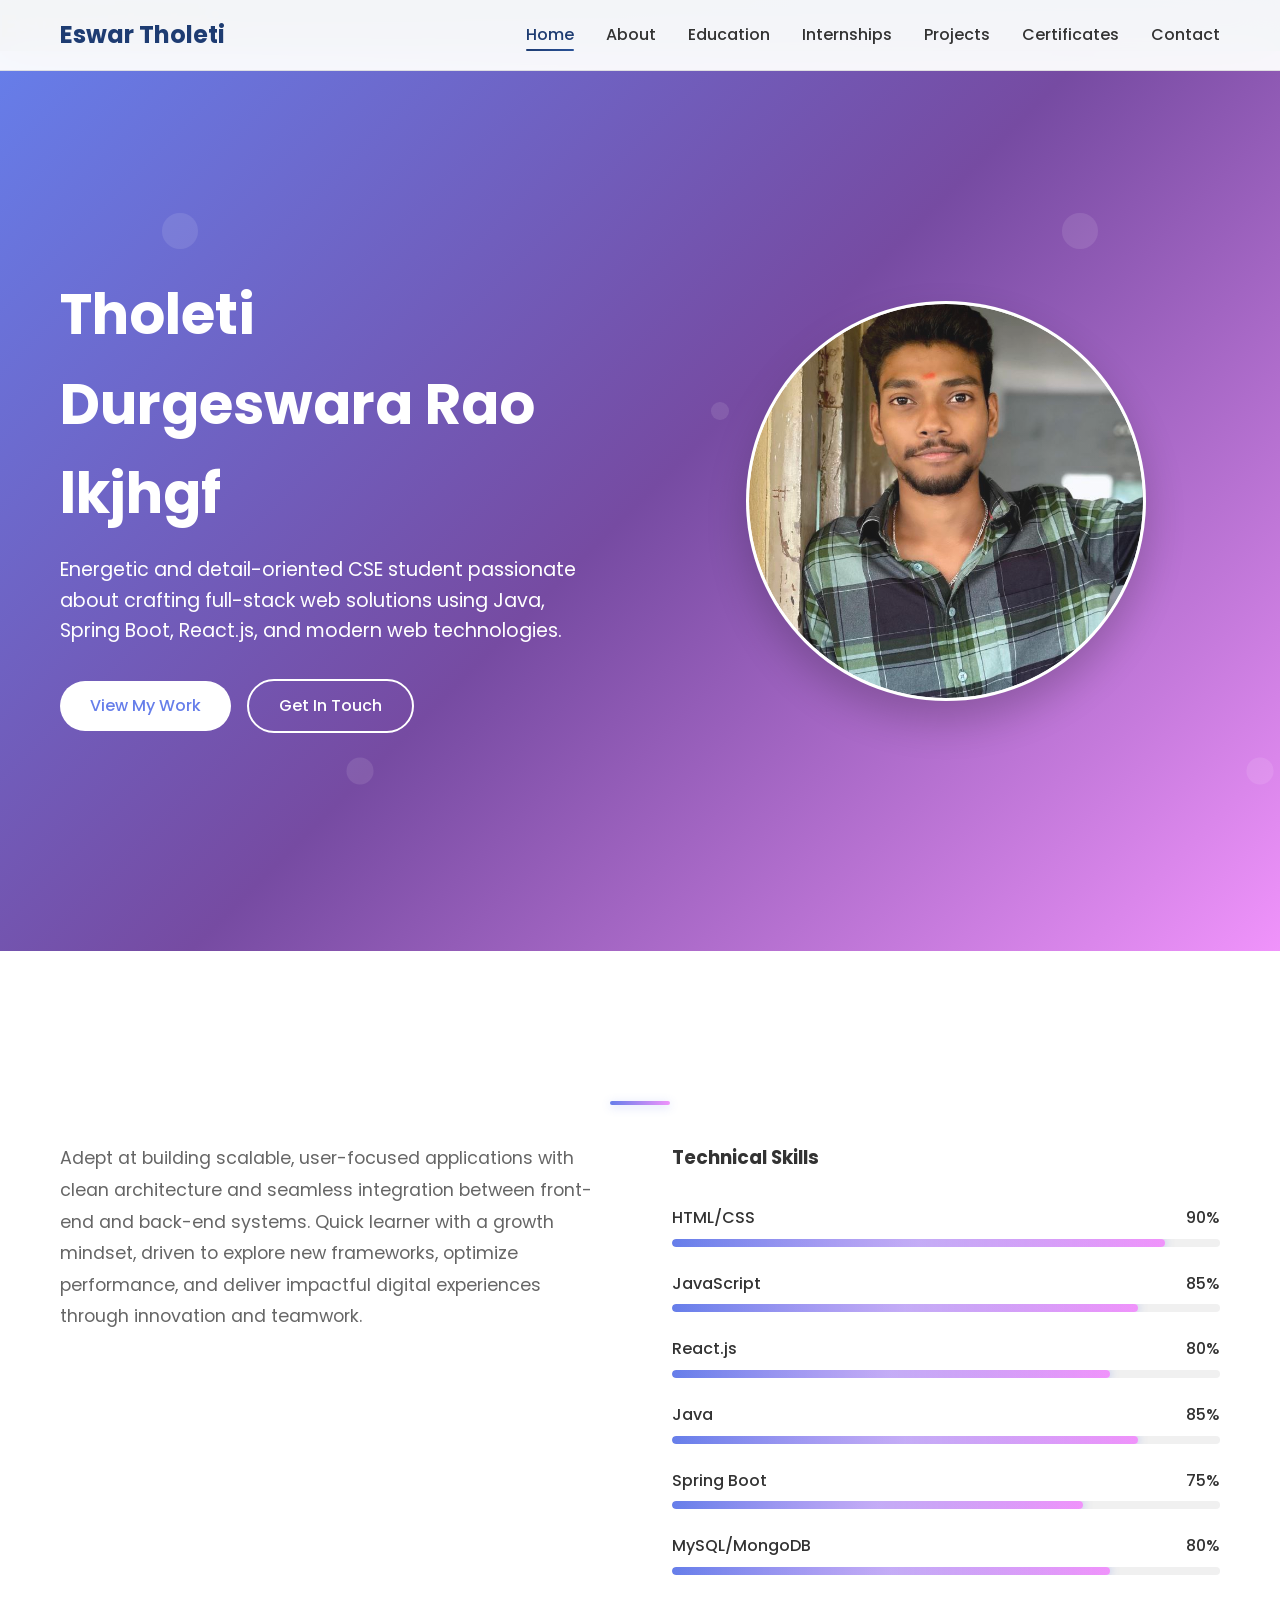
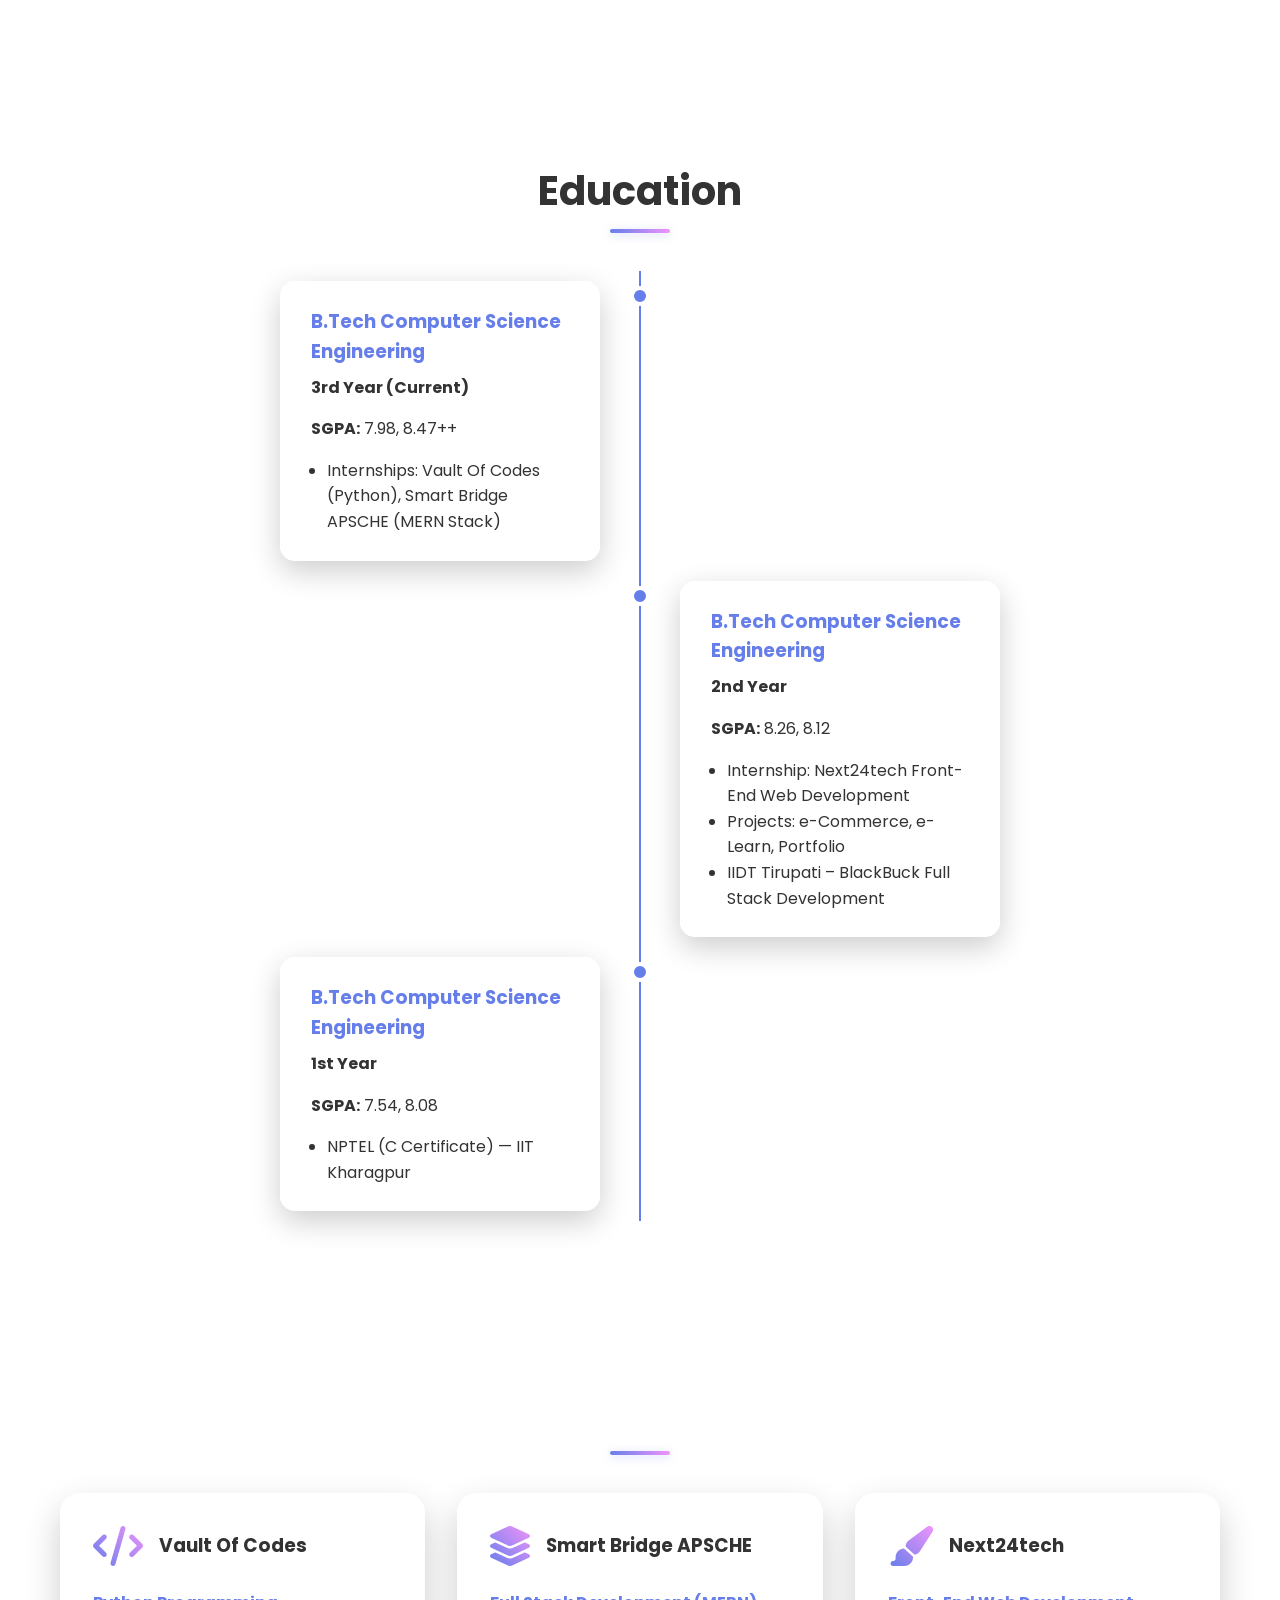
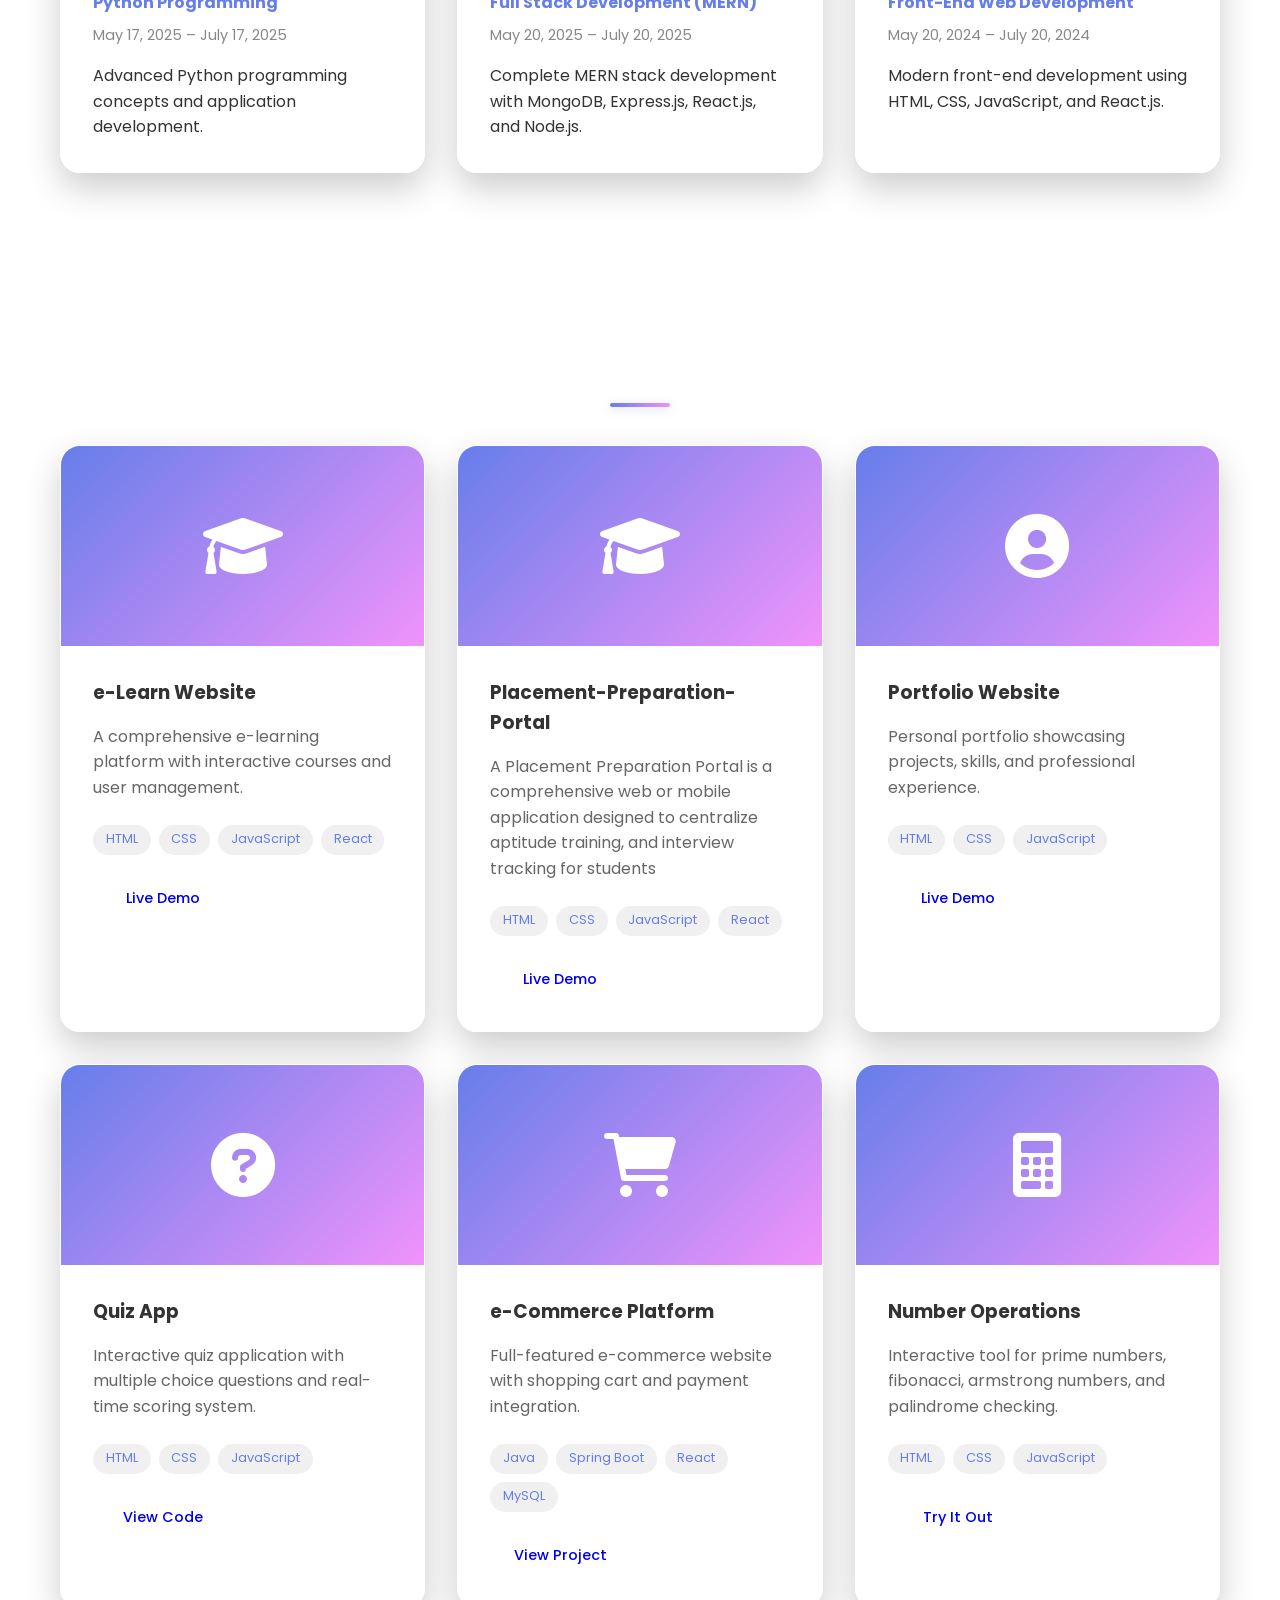
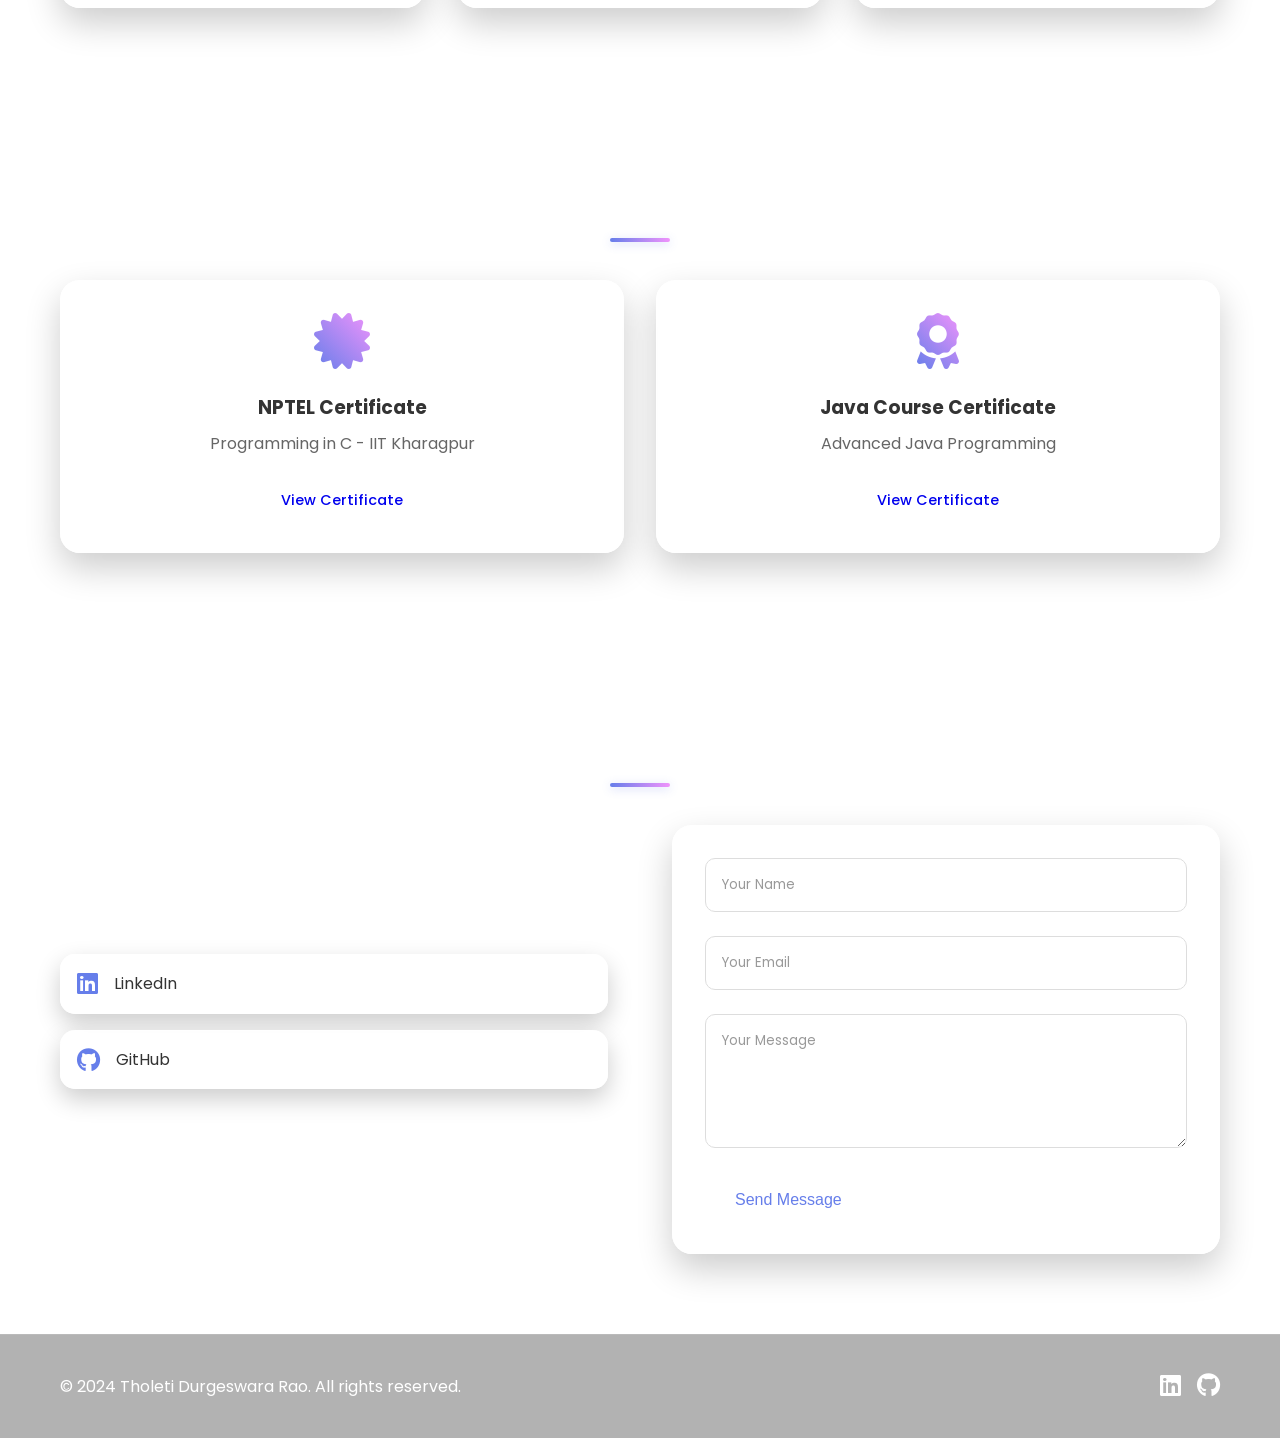
<file: index.html>
<!DOCTYPE html>
<html lang="en">
<head>
    <meta charset="UTF-8">
    <meta name="viewport" content="width=device-width, initial-scale=1.0, shrink-to-fit=no">
    <title>Eswar | Portfolio – Web Developer | lkjhgfdsabvc</title>
    <meta name="description" content="Eswar – Web Developer. Explore my projects, skills in HTML, CSS, JavaScript, React, and get in touch." />
    <meta name="author" content="Eswar" />
    <meta name="keywords" content="Eswar,Eswar Tholeti, Tholeti Durgeswara Rao,TDR,lkjhgfrdsabvc, Web Developer, Portfolio, HTML CSS JavaScript, React" />
    <meta name="theme-color" content="#1e3c72">
    <meta name="apple-mobile-web-app-capable" content="yes">
    <meta name="apple-mobile-web-app-status-bar-style" content="default">
    
    <!-- Open Graph for social sharing -->
    <meta property="og:title" content="Eswar | Web Developer Portfolio" />
    <meta property="og:description" content="Take a look at my work, skills and contact details." />
    <meta property="og:type" content="website" />
    <meta property="og:url" content="https://eswarprofile7.netlify.app/" />
    <meta property="og:image" content="https://eswarprofile7.netlify.app/mypic.jpg" />
    <meta name="google-site-verification" content="Fuv_T53zLs13bNbuR9g8yluOVIbyejJ6YOxvDaZMnuo" />
    <link rel="preconnect" href="https://fonts.googleapis.com">
    <link rel="preconnect" href="https://fonts.gstatic.com" crossorigin>
    <link href="https://fonts.googleapis.com/css2?family=Poppins:wght@300;400;500;600;700&display=swap" rel="stylesheet">
    <link rel="stylesheet" href="https://cdnjs.cloudflare.com/ajax/libs/font-awesome/6.0.0/css/all.min.css" crossorigin="anonymous">
    <link rel="icon" type="image/jpeg" href="mypic.jpg">
    <link rel="stylesheet" href="styles.css">
</head>
<body>
    <h1>Eswar Tholeti</h1>
    <!-- Header -->
    <header class="header">
        <nav class="navbar">
            <div class="nav-container">
                <div class="logo">
                    <h2>Eswar Tholeti</h2>
                </div>
                <ul class="nav-menu">
                    <li><a href="#home" class="nav-link">Home</a></li>
                    <li><a href="#about" class="nav-link">About</a></li>
                    <li><a href="#education" class="nav-link">Education</a></li>
                    <li><a href="#internships" class="nav-link">Internships</a></li>
                    <li><a href="#projects" class="nav-link">Projects</a></li>
                    <li><a href="#certificates" class="nav-link">Certificates</a></li>
                    <li><a href="#contact" class="nav-link">Contact</a></li>
                </ul>
                <div class="hamburger">
                    <span></span>
                    <span></span>
                    <span></span>
                </div>
            </div>
        </nav>
    </header>

    <!-- Hero Section -->
    <section id="home" class="hero">
        <div class="hero-container">
            <div class="hero-content">
                <div class="hero-text">
                    <h1 class="hero-title">Tholeti Durgeswara Rao <span style="display:none;">lkjhgfdsabvc</span></h1>
                    <p class="hero-subtitle">Energetic and detail-oriented CSE student passionate about crafting full-stack web solutions using Java, Spring Boot, React.js, and modern web technologies.</p>
                    <div class="hero-buttons">
                        <a href="#projects" class="btn btn-primary">View My Work</a>
                        <a href="#contact" class="btn btn-secondary">Get In Touch</a>
                    </div>
                </div>
                <div class="hero-image">
                    <div class="image-placeholder">
                        <img src="mypic.jpg" alt="Tholeti Durgeswara Rao" class="profile-img">
                    </div>
                </div>
            </div>
        </div>
    </section>

    <!-- About Section -->
    <section id="about" class="about">
        <div class="container">
            <h2 class="section-title">About Me</h2>
            <div class="about-content">
                <div class="about-text">
                    <p>Adept at building scalable, user-focused applications with clean architecture and seamless integration between front-end and back-end systems. Quick learner with a growth mindset, driven to explore new frameworks, optimize performance, and deliver impactful digital experiences through innovation and teamwork.</p>
                </div>
                <div class="skills">
                    <h3>Technical Skills</h3>
                    <div class="skill-bars">
                        <div class="skill">
                            <div class="skill-info">
                                <span>HTML/CSS</span>
                                <span>90%</span>
                            </div>
                            <div class="skill-bar">
                                <div class="skill-progress" data-width="90%"></div>
                            </div>
                        </div>
                        <div class="skill">
                            <div class="skill-info">
                                <span>JavaScript</span>
                                <span>85%</span>
                            </div>
                            <div class="skill-bar">
                                <div class="skill-progress" data-width="85%"></div>
                            </div>
                        </div>
                        <div class="skill">
                            <div class="skill-info">
                                <span>React.js</span>
                                <span>80%</span>
                            </div>
                            <div class="skill-bar">
                                <div class="skill-progress" data-width="80%"></div>
                            </div>
                        </div>
                        <div class="skill">
                            <div class="skill-info">
                                <span>Java</span>
                                <span>85%</span>
                            </div>
                            <div class="skill-bar">
                                <div class="skill-progress" data-width="85%"></div>
                            </div>
                        </div>
                        <div class="skill">
                            <div class="skill-info">
                                <span>Spring Boot</span>
                                <span>75%</span>
                            </div>
                            <div class="skill-bar">
                                <div class="skill-progress" data-width="75%"></div>
                            </div>
                        </div>
                        <div class="skill">
                            <div class="skill-info">
                                <span>MySQL/MongoDB</span>
                                <span>80%</span>
                            </div>
                            <div class="skill-bar">
                                <div class="skill-progress" data-width="80%"></div>
                            </div>
                        </div>
                    </div>
                </div>
            </div>
        </div>
    </section>

    <!-- Education Section -->
    <section id="education" class="education">
        <div class="container">
            <h2 class="section-title">Education</h2>
            <div class="timeline">
                <div class="timeline-item">
                    <div class="timeline-dot"></div>
                    <div class="timeline-content">
                        <h3>B.Tech Computer Science Engineering</h3>
                        <h4>3rd Year (Current)</h4>
                        <p><strong>SGPA:</strong> 7.98, 8.47++</p>
                        <ul>
                            <li>Internships: Vault Of Codes (Python), Smart Bridge APSCHE (MERN Stack)</li>
                        </ul>
                    </div>
                </div>
                <div class="timeline-item">
                    <div class="timeline-dot"></div>
                    <div class="timeline-content">
                        <h3>B.Tech Computer Science Engineering</h3>
                        <h4>2nd Year</h4>
                        <p><strong>SGPA:</strong> 8.26, 8.12</p>
                        <ul>
                            <li>Internship: Next24tech Front-End Web Development</li>
                            <li>Projects: e-Commerce, e-Learn, Portfolio</li>
                            <li>IIDT Tirupati – BlackBuck Full Stack Development</li>
                        </ul>
                    </div>
                </div>
                <div class="timeline-item">
                    <div class="timeline-dot"></div>
                    <div class="timeline-content">
                        <h3>B.Tech Computer Science Engineering</h3>
                        <h4>1st Year</h4>
                        <p><strong>SGPA:</strong> 7.54, 8.08</p>
                        <ul>
                            <li>NPTEL (C Certificate) — IIT Kharagpur</li>
                        </ul>
                    </div>
                </div>

            </div>
        </div>
    </section>

    <!-- Internships Section -->
    <section id="internships" class="internships">
        <div class="container">
            <h2 class="section-title">Internships</h2>
            <div class="internship-grid">
                <div class="internship-card">
                    <div class="card-header">
                        <i class="fas fa-code"></i>
                        <h3>Vault Of Codes</h3>
                    </div>
                    <div class="card-content">
                        <h4>Python Programming</h4>
                        <p class="duration">May 17, 2025 – July 17, 2025</p>
                        <p>Advanced Python programming concepts and application development.</p>
                    </div>
                </div>
                <div class="internship-card">
                    <div class="card-header">
                        <i class="fas fa-layer-group"></i>
                        <h3>Smart Bridge APSCHE</h3>
                    </div>
                    <div class="card-content">
                        <h4>Full Stack Development (MERN)</h4>
                        <p class="duration">May 20, 2025 – July 20, 2025</p>
                        <p>Complete MERN stack development with MongoDB, Express.js, React.js, and Node.js.</p>
                    </div>
                </div>
                <div class="internship-card">
                    <div class="card-header">
                        <i class="fas fa-paint-brush"></i>
                        <h3>Next24tech</h3>
                    </div>
                    <div class="card-content">
                        <h4>Front-End Web Development</h4>
                        <p class="duration">May 20, 2024 – July 20, 2024</p>
                        <p>Modern front-end development using HTML, CSS, JavaScript, and React.js.</p>
                    </div>
                </div>
            </div>
        </div>
    </section>

    <!-- Projects Section -->
    <section id="projects" class="projects">
        <div class="container">
            <h2 class="section-title">Projects</h2>
            <div class="project-grid">
                <div class="project-card">
                    <div class="project-image">
                        <i class="fas fa-graduation-cap"></i>
                    </div>
                    <div class="project-content">
                        <h3>e-Learn Website</h3>
                        <p>A comprehensive e-learning platform with interactive courses and user management.</p>
                        <div class="project-tech">
                            <span>HTML</span>
                            <span>CSS</span>
                            <span>JavaScript</span>
                            <span>React</span>
                        </div>
                        <div class="project-links">
                            <a href="https://eswar-learn57.netlify.app" target="_blank" class="btn btn-small">Live Demo</a>
                        </div>
                    </div>
                </div>
                <div class="project-card">
                    <div class="project-image">
                        <i class="fas fa-graduation-cap"></i>
                    </div>
                    <div class="project-content">
                        <h3>Placement-Preparation-Portal</h3>
                        <p>A Placement Preparation Portal is a comprehensive web or mobile application designed to centralize aptitude training, and interview tracking for students</p>
                        <div class="project-tech">
                            <span>HTML</span>
                            <span>CSS</span>
                            <span>JavaScript</span>
                            <span>React</span>
                        </div>
                        <div class="project-links">
                            <a href="https://placement-portal-eswar-1pogfnvia.vercel.app/" target="_blank" class="btn btn-small">Live Demo</a>
                        </div>
                    </div>
                </div>
                <div class="project-card">
                    <div class="project-image">
                        <i class="fas fa-user-circle"></i>
                    </div>
                    <div class="project-content">
                        <h3>Portfolio Website</h3>
                        <p>Personal portfolio showcasing projects, skills, and professional experience.</p>
                        <div class="project-tech">
                            <span>HTML</span>
                            <span>CSS</span>
                            <span>JavaScript</span>
                        </div>
                        <div class="project-links">
                            <a href="https://eswarportfolio57.netlify.app" target="_blank" class="btn btn-small">Live Demo</a>
                        </div>
                    </div>
                </div>
                <div class="project-card">
                    <div class="project-image">
                        <i class="fas fa-question-circle"></i>
                    </div>
                    <div class="project-content">
                        <h3>Quiz App</h3>
                        <p>Interactive quiz application with multiple choice questions and real-time scoring system.</p>
                        <div class="project-tech">
                            <span>HTML</span>
                            <span>CSS</span>
                            <span>JavaScript</span>
                        </div>
                        <div class="project-links">
                            <a href="https://github.com/ESWAR8357/quiz-app" target="_blank" class="btn btn-small">View Code</a>
                        </div>
                    </div>
                </div>
                <div class="project-card">
                    <div class="project-image">
                        <i class="fas fa-shopping-cart"></i>
                    </div>
                    <div class="project-content">
                        <h3>e-Commerce Platform</h3>
                        <p>Full-featured e-commerce website with shopping cart and payment integration.</p>
                        <div class="project-tech">
                            <span>Java</span>
                            <span>Spring Boot</span>
                            <span>React</span>
                            <span>MySQL</span>
                        </div>
                        <div class="project-links">
                            <a href="#" class="btn btn-small">View Project</a>
                        </div>
                    </div>
                </div>
                <div class="project-card">
                    <div class="project-image">
                        <i class="fas fa-calculator"></i>
                    </div>
                    <div class="project-content">
                        <h3>Number Operations</h3>
                        <p>Interactive tool for prime numbers, fibonacci, armstrong numbers, and palindrome checking.</p>
                        <div class="project-tech">
                            <span>HTML</span>
                            <span>CSS</span>
                            <span>JavaScript</span>
                        </div>
                        <div class="project-links">
                            <a href="number-operations.html" target="_blank" class="btn btn-small">Try It Out</a>
                        </div>
                    </div>
                </div>
            </div>
        </div>
    </section>

    <!-- Certificates Section -->
    <section id="certificates" class="certificates">
        <div class="container">
            <h2 class="section-title">Certificates</h2>
            <div class="certificate-grid">
                <div class="certificate-card">
                    <div class="certificate-icon">
                        <i class="fas fa-certificate"></i>
                    </div>
                    <div class="certificate-content">
                        <h3>NPTEL Certificate</h3>
                        <p>Programming in C - IIT Kharagpur</p>
                        <a href="https://drive.google.com/file/d/12VnNi5zqF9Bqkcd_Tu3cCHrVzOjGSrPs/view?usp=sharing
" class="btn btn-small">View Certificate</a>
                    </div>
                </div>
                <div class="certificate-card">
                    <div class="certificate-icon">
                        <i class="fas fa-award"></i>
                    </div>
                    <div class="certificate-content">
                        <h3>Java Course Certificate</h3>
                        <p>Advanced Java Programming</p>
                        <a href="https://drive.google.com/file/d/18aseVCI4DzLQ8ItjcymFjo1nb0LXnqBO/view?usp=sharing" class="btn btn-small">View Certificate</a>
                    </div>
                </div>
            </div>
        </div>
    </section>

    <!-- Contact Section -->
    <section id="contact" class="contact">
        <div class="container">
            <h2 class="section-title">Get In Touch</h2>
            <div class="contact-content">
                <div class="contact-info">
                    <h3>Let's Connect</h3>
                    <p>I'm always open to discussing new opportunities and interesting projects.</p>
                    <div class="social-links">
                        <a href="https://www.linkedin.com/in/tholeti-durgeswara-rao-92030827a" target="_blank" class="social-link">
                            <i class="fab fa-linkedin"></i>
                            <span>LinkedIn</span>
                        </a>
                        <a href="https://github.com/ESWAR8357" target="_blank" class="social-link">
                            <i class="fab fa-github"></i>
                            <span>GitHub</span>
                        </a>
                    </div>
                </div>
                <div class="contact-form">
                    <form>
                        <div class="form-group">
                            <input type="text" placeholder="Your Name" required>
                        </div>
                        <div class="form-group">
                            <input type="email" placeholder="Your Email" required>
                        </div>
                        <div class="form-group">
                            <textarea placeholder="Your Message" rows="5" required></textarea>
                        </div>
                        <button type="submit" class="btn btn-primary">Send Message</button>
                    </form>
                </div>
            </div>
        </div>
    </section>

    <!-- Footer -->
    <footer class="footer">
        <div class="container">
            <div class="footer-content">
                <p>&copy; 2024 Tholeti Durgeswara Rao. All rights reserved.</p>
                <div class="footer-social">
                    <a href="https://www.linkedin.com/in/tholeti-durgeswara-rao-92030827a" target="_blank">
                        <i class="fab fa-linkedin"></i>
                    </a>
                    <a href="https://github.com/ESWAR8357" target="_blank">
                        <i class="fab fa-github"></i>
                    </a>
                </div>
            </div>
        </div>
    </footer>

    <script src="script.js"></script>
</body>
</html>
</file>
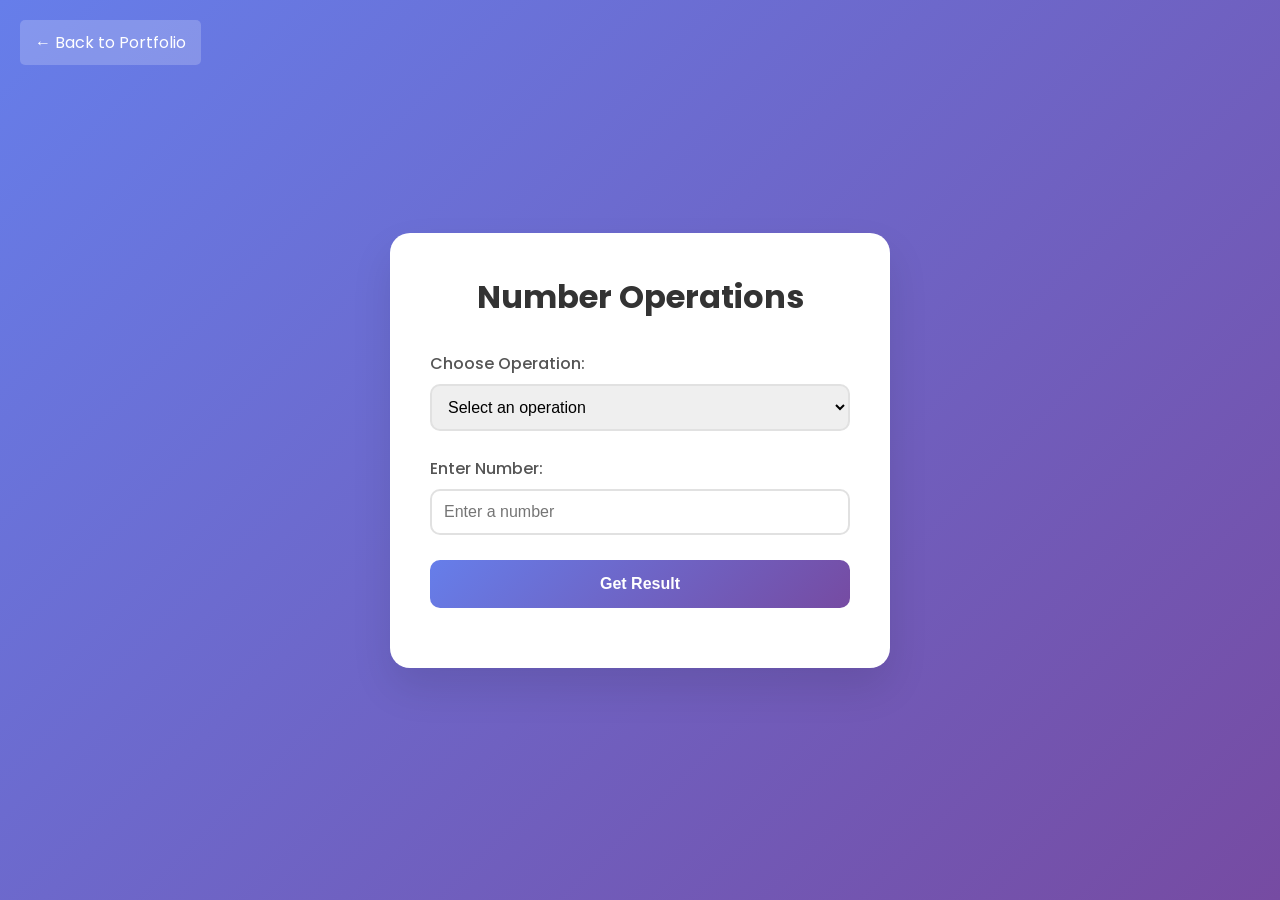
<file: number-operations.html>
<!DOCTYPE html>
<html lang="en">
<head>
    <meta charset="UTF-8">
    <meta name="viewport" content="width=device-width, initial-scale=1.0">
    <title>Number Operations - Eswar Portfolio</title>
    <link href="https://fonts.googleapis.com/css2?family=Poppins:wght@300;400;500;600;700&display=swap" rel="stylesheet">
    <style>
        * {
            margin: 0;
            padding: 0;
            box-sizing: border-box;
        }
        
        body {
            font-family: 'Poppins', sans-serif;
            background: linear-gradient(135deg, #667eea 0%, #764ba2 100%);
            min-height: 100vh;
            display: flex;
            align-items: center;
            justify-content: center;
            padding: 20px;
        }
        
        .container {
            background: white;
            border-radius: 20px;
            padding: 40px;
            box-shadow: 0 20px 40px rgba(0,0,0,0.1);
            max-width: 500px;
            width: 100%;
        }
        
        h1 {
            text-align: center;
            color: #333;
            margin-bottom: 30px;
            font-size: 2rem;
        }
        
        .input-group {
            margin-bottom: 25px;
        }
        
        label {
            display: block;
            margin-bottom: 8px;
            color: #555;
            font-weight: 500;
        }
        
        input, select {
            width: 100%;
            padding: 12px;
            border: 2px solid #e1e1e1;
            border-radius: 10px;
            font-size: 16px;
            transition: border-color 0.3s;
        }
        
        input:focus, select:focus {
            outline: none;
            border-color: #667eea;
        }
        
        .btn {
            width: 100%;
            padding: 15px;
            background: linear-gradient(135deg, #667eea 0%, #764ba2 100%);
            color: white;
            border: none;
            border-radius: 10px;
            font-size: 16px;
            font-weight: 600;
            cursor: pointer;
            transition: transform 0.2s;
            margin-bottom: 20px;
        }
        
        .btn:hover {
            transform: translateY(-2px);
        }
        
        .result {
            background: #f8f9fa;
            border-radius: 10px;
            padding: 20px;
            margin-top: 20px;
            border-left: 4px solid #667eea;
            display: none;
        }
        
        .result h3 {
            color: #333;
            margin-bottom: 10px;
        }
        
        .result p {
            color: #666;
            line-height: 1.6;
        }
        
        .change-option {
            text-align: center;
            margin-top: 20px;
            padding: 15px;
            background: #e8f4fd;
            border-radius: 10px;
            display: none;
        }
        
        .change-btn {
            background: #28a745;
            color: white;
            border: none;
            padding: 10px 20px;
            border-radius: 5px;
            cursor: pointer;
            font-weight: 500;
        }
        
        .back-btn {
            position: absolute;
            top: 20px;
            left: 20px;
            background: rgba(255,255,255,0.2);
            color: white;
            border: none;
            padding: 10px 15px;
            border-radius: 5px;
            cursor: pointer;
            text-decoration: none;
        }
    </style>
</head>
<body>
    <a href="index.html" class="back-btn">← Back to Portfolio</a>
    
    <div class="container">
        <h1>Number Operations</h1>
        
        <div class="input-group">
            <label for="operation">Choose Operation:</label>
            <select id="operation">
                <option value="">Select an operation</option>
                <option value="prime">Prime Numbers</option>
                <option value="fibonacci">Fibonacci Numbers</option>
                <option value="armstrong">Armstrong Number Check</option>
                <option value="palindrome">Palindrome Number Check</option>
            </select>
        </div>
        
        <div class="input-group">
            <label for="number">Enter Number:</label>
            <input type="number" id="number" placeholder="Enter a number" min="1">
        </div>
        
        <button class="btn" onclick="calculateResult()">Get Result</button>
        
        <div id="result" class="result">
            <h3 id="resultTitle"></h3>
            <p id="resultText"></p>
        </div>
        
        <div id="changeOption" class="change-option">
            <p>Do you want to change option?</p>
            <button class="change-btn" onclick="resetForm()">Yes, Change Option</button>
        </div>
    </div>

    <script>
        function calculateResult() {
            const operation = document.getElementById('operation').value;
            const number = parseInt(document.getElementById('number').value);
            const resultDiv = document.getElementById('result');
            const resultTitle = document.getElementById('resultTitle');
            const resultText = document.getElementById('resultText');
            const changeOption = document.getElementById('changeOption');
            
            if (!operation) {
                alert('Please select an operation');
                return;
            }
            
            if (!number || number < 1) {
                alert('Please enter a valid positive number');
                return;
            }
            
            let title = '';
            let text = '';
            
            switch(operation) {
                case 'prime':
                    const primes = generatePrimes(number);
                    title = `Prime Numbers up to ${number}`;
                    text = primes.length > 0 ? `Found ${primes.length} prime numbers: ${primes.join(', ')}` : 'No prime numbers found in this range.';
                    break;
                    
                case 'fibonacci':
                    const fibs = generateFibonacci(number);
                    title = `Fibonacci Numbers up to ${number}`;
                    text = `Fibonacci sequence: ${fibs.join(', ')}`;
                    break;
                    
                case 'armstrong':
                    const isArmstrong = checkArmstrong(number);
                    title = `Armstrong Number Check for ${number}`;
                    text = isArmstrong ? `${number} is an Armstrong number!` : `${number} is not an Armstrong number.`;
                    break;
                    
                case 'palindrome':
                    const isPalindrome = checkPalindrome(number);
                    title = `Palindrome Check for ${number}`;
                    text = isPalindrome ? `${number} is a palindrome number!` : `${number} is not a palindrome number.`;
                    break;
            }
            
            resultTitle.textContent = title;
            resultText.textContent = text;
            resultDiv.style.display = 'block';
            changeOption.style.display = 'block';
        }
        
        function generatePrimes(limit) {
            const primes = [];
            for (let i = 2; i <= limit; i++) {
                if (isPrime(i)) {
                    primes.push(i);
                }
            }
            return primes;
        }
        
        function isPrime(num) {
            if (num < 2) return false;
            for (let i = 2; i <= Math.sqrt(num); i++) {
                if (num % i === 0) return false;
            }
            return true;
        }
        
        function generateFibonacci(limit) {
            const fibs = [];
            let a = 0, b = 1;
            
            while (a <= limit) {
                fibs.push(a);
                [a, b] = [b, a + b];
            }
            
            return fibs;
        }
        
        function checkArmstrong(num) {
            const digits = num.toString().split('').map(Number);
            const power = digits.length;
            const sum = digits.reduce((acc, digit) => acc + Math.pow(digit, power), 0);
            return sum === num;
        }
        
        function checkPalindrome(num) {
            const str = num.toString();
            return str === str.split('').reverse().join('');
        }
        
        function resetForm() {
            document.getElementById('operation').value = '';
            document.getElementById('number').value = '';
            document.getElementById('result').style.display = 'none';
            document.getElementById('changeOption').style.display = 'none';
        }
    </script>
</body>
</html>
</file>
<file: styles.css>
/* Reset and Base Styles */
* {
    margin: 0;
    padding: 0;
    box-sizing: border-box;
}

*,
*::before,
*::after {
    box-sizing: border-box;
}

html {
    scroll-behavior: smooth;
    -webkit-text-size-adjust: 100%;
    -ms-text-size-adjust: 100%;
}

body {
    font-family: 'Poppins', -apple-system, BlinkMacSystemFont, 'Segoe UI', Roboto, Oxygen, Ubuntu, Cantarell, sans-serif;
    line-height: 1.6;
    color: #333;
    background: linear-gradient(135deg, #1e3c72 0%, #2a5298 100%);
    background-attachment: fixed;
    min-height: 100vh;
    -webkit-font-smoothing: antialiased;
    -moz-osx-font-smoothing: grayscale;
    overflow-x: hidden;
}

.container {
    max-width: 1200px;
    margin: 0 auto;
    padding: 0 15px;
    width: 100%;
}

@media (min-width: 576px) {
    .container {
        padding: 0 20px;
    }
}

/* Header Styles */
.header {
    position: fixed;
    top: 0;
    left: 0;
    right: 0;
    width: 100%;
    background: rgba(255, 255, 255, 0.95);
    backdrop-filter: blur(20px);
    -webkit-backdrop-filter: blur(20px);
    border-bottom: 1px solid rgba(0, 0, 0, 0.1);
    z-index: 1000;
    transition: all 0.3s ease;
    will-change: transform;
    box-shadow: 0 2px 20px rgba(0,0,0,0.1);
}

.navbar {
    padding: 1rem 0;
}

.nav-container {
    max-width: 1200px;
    margin: 0 auto;
    padding: 0 15px;
    display: flex;
    justify-content: space-between;
    align-items: center;
}

@media (min-width: 576px) {
    .nav-container {
        padding: 0 20px;
    }
}

.logo h2 {
    color: #1e3c72;
    font-weight: 700;
}

.nav-menu {
    display: flex;
    list-style: none;
    gap: 2rem;
}

.nav-link {
    text-decoration: none;
    color: #333;
    font-weight: 500;
    transition: all 0.3s ease;
    position: relative;
}

.nav-link:hover {
    color: #1e3c72;
    transform: translateY(-2px);
}

.nav-link::after {
    content: '';
    position: absolute;
    width: 0;
    height: 2px;
    bottom: -5px;
    left: 0;
    background: linear-gradient(90deg, #1e3c72, #2a5298);
    transition: width 0.3s ease;
    border-radius: 2px;
}

.nav-link:hover::after {
    width: 100%;
}

.hamburger {
    display: none;
    flex-direction: column;
    cursor: pointer;
}

.hamburger span {
    width: 25px;
    height: 3px;
    background: #333;
    margin: 3px 0;
    transition: 0.3s;
}

/* Hero Section */
.hero {
    min-height: 100vh;
    min-height: 100dvh;
    display: flex;
    align-items: center;
    background: linear-gradient(135deg, #667eea 0%, #764ba2 50%, #f093fb 100%);
    background-attachment: fixed;
    color: white;
    padding-top: 80px;
    position: relative;
    overflow: hidden;
}

.hero::before {
    content: '';
    position: absolute;
    top: 0;
    left: 0;
    right: 0;
    bottom: 0;
    background: url('data:image/svg+xml,<svg xmlns="http://www.w3.org/2000/svg" viewBox="0 0 100 100"><circle cx="20" cy="20" r="2" fill="rgba(255,255,255,0.1)"/><circle cx="80" cy="40" r="1" fill="rgba(255,255,255,0.1)"/><circle cx="40" cy="80" r="1.5" fill="rgba(255,255,255,0.1)"/></svg>');
    animation: float 20s infinite linear;
}

@keyframes float {
    0% { transform: translateY(0px) rotate(0deg); }
    100% { transform: translateY(-100px) rotate(360deg); }
}

.hero-container {
    max-width: 1200px;
    margin: 0 auto;
    padding: 0 15px;
    width: 100%;
}

@media (min-width: 576px) {
    .hero-container {
        padding: 0 20px;
    }
}

.hero-content {
    display: grid;
    grid-template-columns: 1fr;
    gap: 2rem;
    align-items: center;
    text-align: center;
}

@media (min-width: 768px) {
    .hero-content {
        grid-template-columns: 1fr 1fr;
        gap: 4rem;
        text-align: left;
    }
}

.hero-title {
    font-size: clamp(2rem, 5vw, 3.5rem);
    font-weight: 700;
    margin-bottom: 1rem;
    animation: fadeInUp 1s ease;
    word-wrap: break-word;
    hyphens: auto;
}

.hero-subtitle {
    font-size: clamp(1rem, 2.5vw, 1.2rem);
    margin-bottom: 2rem;
    opacity: 0.9;
    animation: fadeInUp 1s ease 0.2s both;
    line-height: 1.6;
}

.hero-buttons {
    display: flex;
    flex-direction: column;
    gap: 1rem;
    animation: fadeInUp 1s ease 0.4s both;
    align-items: center;
}

@media (min-width: 480px) {
    .hero-buttons {
        flex-direction: row;
        justify-content: center;
    }
}

@media (min-width: 768px) {
    .hero-buttons {
        justify-content: flex-start;
    }
}

.btn {
    padding: 12px 24px;
    border: none;
    border-radius: 50px;
    text-decoration: none;
    font-weight: 500;
    transition: all 0.3s ease;
    cursor: pointer;
    display: inline-block;
    text-align: center;
    min-width: 140px;
    font-size: 0.9rem;
    -webkit-tap-highlight-color: transparent;
    touch-action: manipulation;
}

@media (min-width: 576px) {
    .btn {
        padding: 12px 30px;
        font-size: 1rem;
    }
}

.btn-primary {
    background: white;
    color: #667eea;
}

.btn-primary:hover {
    transform: translateY(-2px);
    box-shadow: 0 10px 20px rgba(0,0,0,0.2);
}

.btn-secondary {
    background: transparent;
    color: white;
    border: 2px solid white;
}

.btn-secondary:hover {
    background: white;
    color: #667eea;
}

.btn-small {
    padding: 8px 20px;
    font-size: 0.9rem;
}

.hero-image {
    display: flex;
    justify-content: center;
    animation: fadeInRight 1s ease 0.6s both;
}

.image-placeholder {
    width: clamp(300px, 50vw, 400px);
    height: clamp(300px, 50vw, 400px);
    background: white;
    border-radius: 50%;
    display: flex;
    align-items: center;
    justify-content: center;
    border: 3px solid rgba(255,255,255,0.3);
    margin: 0 auto;
    box-shadow: 0 20px 40px rgba(0,0,0,0.2);
    position: relative;
    overflow: hidden;
}

.image-placeholder::before {
    content: '';
    position: absolute;
    top: -50%;
    left: -50%;
    width: 200%;
    height: 200%;
    background: linear-gradient(45deg, transparent, rgba(255,255,255,0.1), transparent);
    animation: shimmer 3s infinite;
}

@keyframes shimmer {
    0% { transform: translateX(-100%) translateY(-100%) rotate(45deg); }
    100% { transform: translateX(100%) translateY(100%) rotate(45deg); }
}

.image-placeholder i {
    font-size: clamp(4rem, 15vw, 8rem);
    color: rgba(255,255,255,0.8);
}

.profile-img {
    width: 100%;
    height: 100%;
    object-fit: cover;
    border-radius: 50%;
}

/* Section Styles */
section {
    padding: 60px 0;
}

@media (min-width: 768px) {
    section {
        padding: 80px 0;
    }
}

.section-title {
    text-align: center;
    font-size: clamp(2rem, 4vw, 2.5rem);
    margin-bottom: 2rem;
    color: #333;
    position: relative;
}

.about .section-title,
.internships .section-title,
.projects .section-title,
.certificates .section-title,
.contact .section-title {
    color: white;
}

@media (min-width: 768px) {
    .section-title {
        margin-bottom: 3rem;
    }
}

.section-title::after {
    content: '';
    position: absolute;
    width: 60px;
    height: 4px;
    background: linear-gradient(90deg, #667eea, #f093fb);
    bottom: -10px;
    left: 50%;
    transform: translateX(-50%);
    border-radius: 2px;
    box-shadow: 0 2px 10px rgba(102, 126, 234, 0.3);
}

/* About Section */
.about {
    background: white;
}

.about-content {
    display: grid;
    grid-template-columns: 1fr;
    gap: 2rem;
    align-items: start;
}

@media (min-width: 768px) {
    .about-content {
        grid-template-columns: 1fr 1fr;
        gap: 4rem;
    }
}

.about-text p {
    font-size: 1.1rem;
    line-height: 1.8;
    color: #666;
}

.skills h3 {
    margin-bottom: 2rem;
    color: #333;
}

.skill {
    margin-bottom: 1.5rem;
}

.skill-info {
    display: flex;
    justify-content: space-between;
    margin-bottom: 0.5rem;
    font-weight: 500;
}

.skill-bar {
    height: 8px;
    background: #f0f0f0;
    border-radius: 4px;
    overflow: hidden;
}

.skill-progress {
    height: 100%;
    background: linear-gradient(90deg, #667eea, #f093fb);
    border-radius: 4px;
    width: 0;
    transition: width 2s ease;
    box-shadow: 0 0 10px rgba(102, 126, 234, 0.5);
    position: relative;
}

.skill-progress::after {
    content: '';
    position: absolute;
    top: 0;
    left: 0;
    right: 0;
    bottom: 0;
    background: linear-gradient(90deg, transparent, rgba(255,255,255,0.3), transparent);
    animation: skillShine 2s infinite;
}

@keyframes skillShine {
    0% { transform: translateX(-100%); }
    100% { transform: translateX(100%); }
}

/* Education Section */
.education {
    background: rgba(255,255,255,0.02);
    backdrop-filter: blur(5px);
    -webkit-backdrop-filter: blur(5px);
}

.timeline {
    position: relative;
    max-width: 800px;
    margin: 0 auto;
}

.timeline::before {
    content: '';
    position: absolute;
    width: 2px;
    background: #667eea;
    top: 0;
    bottom: 0;
    left: 20px;
    margin-left: -1px;
}

@media (min-width: 768px) {
    .timeline::before {
        left: 50%;
    }
}

.timeline-item {
    padding: 10px 20px 10px 50px;
    position: relative;
    background: inherit;
    width: 100%;
}

@media (min-width: 768px) {
    .timeline-item {
        padding: 10px 40px;
        width: 50%;
    }
}

.timeline-item:nth-child(odd) {
    left: 0;
}

.timeline-item:nth-child(even) {
    left: 0;
}

@media (min-width: 768px) {
    .timeline-item:nth-child(even) {
        left: 50%;
    }
}

.timeline-dot {
    position: absolute;
    width: 16px;
    height: 16px;
    background: #667eea;
    border: 3px solid white;
    top: 15px;
    border-radius: 50%;
    z-index: 1;
    left: 12px;
}

@media (min-width: 768px) {
    .timeline-dot {
        width: 20px;
        height: 20px;
        border: 4px solid white;
    }
    
    .timeline-item:nth-child(odd) .timeline-dot {
        right: -10px;
        left: auto;
    }
    
    .timeline-item:nth-child(even) .timeline-dot {
        left: -10px;
    }
}

.timeline-content {
    padding: 25px 30px;
    background: rgba(255,255,255,0.95);
    backdrop-filter: blur(20px);
    -webkit-backdrop-filter: blur(20px);
    position: relative;
    border-radius: 15px;
    box-shadow: 0 10px 30px rgba(0,0,0,0.2);
    border: 1px solid rgba(255,255,255,0.2);
    color: #333;
    transition: transform 0.3s ease;
}

.timeline-content:hover {
    transform: translateY(-5px);
}

.timeline-content h3 {
    color: #667eea;
    margin-bottom: 0.5rem;
}

.timeline-content h4 {
    color: #333;
    margin-bottom: 1rem;
}

.timeline-content ul {
    margin-top: 1rem;
    padding-left: 1rem;
}

/* Internships Section */
.internships {
    background: rgba(255,255,255,0.05);
    backdrop-filter: blur(10px);
    -webkit-backdrop-filter: blur(10px);
}

.internship-grid {
    display: grid;
    grid-template-columns: 1fr;
    gap: 1.5rem;
}

@media (min-width: 576px) {
    .internship-grid {
        grid-template-columns: repeat(auto-fit, minmax(280px, 1fr));
        gap: 2rem;
    }
}

.internship-card {
    background: rgba(255,255,255,0.95);
    backdrop-filter: blur(20px);
    -webkit-backdrop-filter: blur(20px);
    border-radius: 20px;
    padding: 2rem;
    box-shadow: 0 15px 35px rgba(0,0,0,0.2);
    transition: all 0.3s ease;
    border: 1px solid rgba(255,255,255,0.2);
    color: #333;
    position: relative;
    overflow: hidden;
}

.internship-card::before {
    content: '';
    position: absolute;
    top: 0;
    left: -100%;
    width: 100%;
    height: 100%;
    background: linear-gradient(90deg, transparent, rgba(255,255,255,0.1), transparent);
    transition: left 0.5s ease;
}

.internship-card:hover::before {
    left: 100%;
}

.internship-card:hover {
    transform: translateY(-10px) scale(1.02);
    box-shadow: 0 25px 50px rgba(0,0,0,0.3);
}

.card-header {
    display: flex;
    align-items: center;
    gap: 1rem;
    margin-bottom: 1.5rem;
}

.card-header i {
    font-size: 2.5rem;
    background: linear-gradient(45deg, #667eea, #f093fb);
    -webkit-background-clip: text;
    -webkit-text-fill-color: transparent;
    background-clip: text;
}

.card-header h3 {
    color: #333;
}

.card-content h4 {
    color: #667eea;
    margin-bottom: 0.5rem;
}

.duration {
    color: #888;
    font-size: 0.9rem;
    margin-bottom: 1rem;
}

/* Projects Section */
.projects {
    background: rgba(255,255,255,0.02);
    backdrop-filter: blur(5px);
    -webkit-backdrop-filter: blur(5px);
}

.project-grid {
    display: grid;
    grid-template-columns: 1fr;
    gap: 1.5rem;
}

@media (min-width: 576px) {
    .project-grid {
        grid-template-columns: repeat(auto-fit, minmax(300px, 1fr));
        gap: 2rem;
    }
}

.project-card {
    background: rgba(255,255,255,0.95);
    backdrop-filter: blur(20px);
    -webkit-backdrop-filter: blur(20px);
    border-radius: 20px;
    overflow: hidden;
    box-shadow: 0 15px 35px rgba(0,0,0,0.2);
    transition: all 0.3s ease;
    border: 1px solid rgba(255,255,255,0.2);
    color: #333;
}

.project-card:hover {
    transform: translateY(-10px) scale(1.02);
    box-shadow: 0 25px 50px rgba(0,0,0,0.3);
}

.project-image {
    height: 200px;
    background: linear-gradient(135deg, #667eea, #f093fb);
    display: flex;
    align-items: center;
    justify-content: center;
    position: relative;
    overflow: hidden;
}

.project-image::before {
    content: '';
    position: absolute;
    top: 0;
    left: 0;
    right: 0;
    bottom: 0;
    background: linear-gradient(45deg, transparent, rgba(255,255,255,0.1), transparent);
    transform: translateX(-100%);
    transition: transform 0.6s ease;
}

.project-card:hover .project-image::before {
    transform: translateX(100%);
}

.project-image i {
    font-size: 4rem;
    color: white;
}

.project-content {
    padding: 2rem;
}

.project-content h3 {
    margin-bottom: 1rem;
    color: #333;
}

.project-content p {
    color: #666;
    margin-bottom: 1.5rem;
}

.project-tech {
    display: flex;
    flex-wrap: wrap;
    gap: 0.5rem;
    margin-bottom: 1.5rem;
}

.project-tech span {
    background: #f0f0f0;
    padding: 0.3rem 0.8rem;
    border-radius: 20px;
    font-size: 0.8rem;
    color: #667eea;
}

/* Certificates Section */
.certificates {
    background: rgba(255,255,255,0.05);
    backdrop-filter: blur(10px);
    -webkit-backdrop-filter: blur(10px);
}

.certificate-grid {
    display: grid;
    grid-template-columns: 1fr;
    gap: 1.5rem;
}

@media (min-width: 576px) {
    .certificate-grid {
        grid-template-columns: repeat(auto-fit, minmax(280px, 1fr));
        gap: 2rem;
    }
}

.certificate-card {
    background: rgba(255,255,255,0.95);
    backdrop-filter: blur(20px);
    -webkit-backdrop-filter: blur(20px);
    border-radius: 20px;
    padding: 2rem;
    text-align: center;
    box-shadow: 0 15px 35px rgba(0,0,0,0.2);
    transition: all 0.3s ease;
    border: 1px solid rgba(255,255,255,0.2);
    color: #333;
}

.certificate-card:hover {
    transform: translateY(-10px) scale(1.02);
    box-shadow: 0 25px 50px rgba(0,0,0,0.3);
}

.certificate-icon {
    margin-bottom: 1.5rem;
}

.certificate-icon i {
    font-size: 3.5rem;
    background: linear-gradient(45deg, #667eea, #f093fb);
    -webkit-background-clip: text;
    -webkit-text-fill-color: transparent;
    background-clip: text;
}

.certificate-content h3 {
    margin-bottom: 0.5rem;
    color: #333;
}

.certificate-content p {
    color: #666;
    margin-bottom: 1.5rem;
}

/* Contact Section */
.contact {
    background: rgba(255,255,255,0.02);
    backdrop-filter: blur(5px);
    -webkit-backdrop-filter: blur(5px);
}

.contact-content {
    display: grid;
    grid-template-columns: 1fr;
    gap: 2rem;
}

@media (min-width: 768px) {
    .contact-content {
        grid-template-columns: 1fr 1fr;
        gap: 4rem;
    }
}

.contact-info h3 {
    margin-bottom: 1rem;
    color: white;
}

.contact-info p {
    color: rgba(255,255,255,0.9);
    margin-bottom: 2rem;
}

.social-links {
    display: flex;
    flex-direction: column;
    gap: 1rem;
}

.social-link {
    display: flex;
    align-items: center;
    gap: 1rem;
    padding: 1rem;
    background: rgba(255,255,255,0.95);
    backdrop-filter: blur(20px);
    -webkit-backdrop-filter: blur(20px);
    border-radius: 15px;
    text-decoration: none;
    color: #333;
    transition: all 0.3s ease;
    box-shadow: 0 10px 25px rgba(0,0,0,0.2);
    border: 1px solid rgba(255,255,255,0.2);
}

.social-link:hover {
    transform: translateX(10px) scale(1.05);
    background: rgba(255,255,255,0.2);
    box-shadow: 0 15px 35px rgba(0,0,0,0.3);
}

.social-link i {
    font-size: 1.5rem;
    color: #667eea;
}

.contact-form {
    background: rgba(255,255,255,0.95);
    backdrop-filter: blur(20px);
    -webkit-backdrop-filter: blur(20px);
    padding: 2rem;
    border-radius: 20px;
    box-shadow: 0 15px 35px rgba(0,0,0,0.2);
    border: 1px solid rgba(255,255,255,0.2);
}

.form-group {
    margin-bottom: 1.5rem;
}

.form-group input,
.form-group textarea {
    width: 100%;
    padding: 1rem;
    background: white;
    border: 1px solid #ddd;
    border-radius: 10px;
    font-family: inherit;
    color: #333;
    transition: all 0.3s ease;
}

.form-group input::placeholder,
.form-group textarea::placeholder {
    color: #999;
}

.form-group input:focus,
.form-group textarea:focus {
    outline: none;
    border-color: #f093fb;
    background: rgba(255,255,255,0.15);
    box-shadow: 0 0 20px rgba(240, 147, 251, 0.3);
}

/* Footer */
.footer {
    background: rgba(0,0,0,0.3);
    backdrop-filter: blur(20px);
    -webkit-backdrop-filter: blur(20px);
    color: white;
    padding: 2rem 0;
    border-top: 1px solid rgba(255,255,255,0.1);
}

.footer-content {
    display: flex;
    justify-content: space-between;
    align-items: center;
}

.footer-social {
    display: flex;
    gap: 1rem;
}

.footer-social a {
    color: white;
    font-size: 1.5rem;
    transition: color 0.3s ease;
}

.footer-social a:hover {
    color: #667eea;
}

/* Animations */
@keyframes fadeInUp {
    from {
        opacity: 0;
        transform: translateY(30px);
    }
    to {
        opacity: 1;
        transform: translateY(0);
    }
}

@keyframes fadeInRight {
    from {
        opacity: 0;
        transform: translateX(30px);
    }
    to {
        opacity: 1;
        transform: translateX(0);
    }
}

.fade-in {
    opacity: 0;
    transform: translateY(30px);
    transition: all 0.6s ease;
}

.fade-in.visible {
    opacity: 1;
    transform: translateY(0);
}

/* Mobile Navigation */
@media (max-width: 767px) {
    .hamburger {
        display: flex;
    }
    
    .nav-menu {
        position: fixed;
        left: -100%;
        top: 70px;
        flex-direction: column;
        background-color: white;
        width: 100%;
        text-align: center;
        transition: left 0.3s ease;
        box-shadow: 0 10px 27px rgba(0,0,0,0.1);
        padding: 2rem 0;
        height: calc(100vh - 70px);
        overflow-y: auto;
    }
    
    .nav-menu.active {
        left: 0;
    }
    
    .nav-menu li {
        margin: 1rem 0;
    }
    
    .footer-content {
        flex-direction: column;
        gap: 1rem;
        text-align: center;
    }
}

/* Extra Small Devices */
@media (max-width: 320px) {
    .container,
    .nav-container,
    .hero-container {
        padding: 0 10px;
    }
    
    .btn {
        min-width: 120px;
        padding: 10px 20px;
        font-size: 0.85rem;
    }
    
    .timeline-item {
        padding-left: 40px;
    }
}

/* Large Screens */
@media (min-width: 1400px) {
    .container,
    .nav-container,
    .hero-container {
        max-width: 1320px;
    }
}

/* Print Styles */
@media print {
    .header,
    .hamburger,
    .hero-buttons,
    .contact-form {
        display: none;
    }
    
    body {
        background: white;
        color: black;
    }
    
    .hero {
        background: white;
        color: black;
        min-height: auto;
        padding: 2rem 0;
    }
}
</file>
